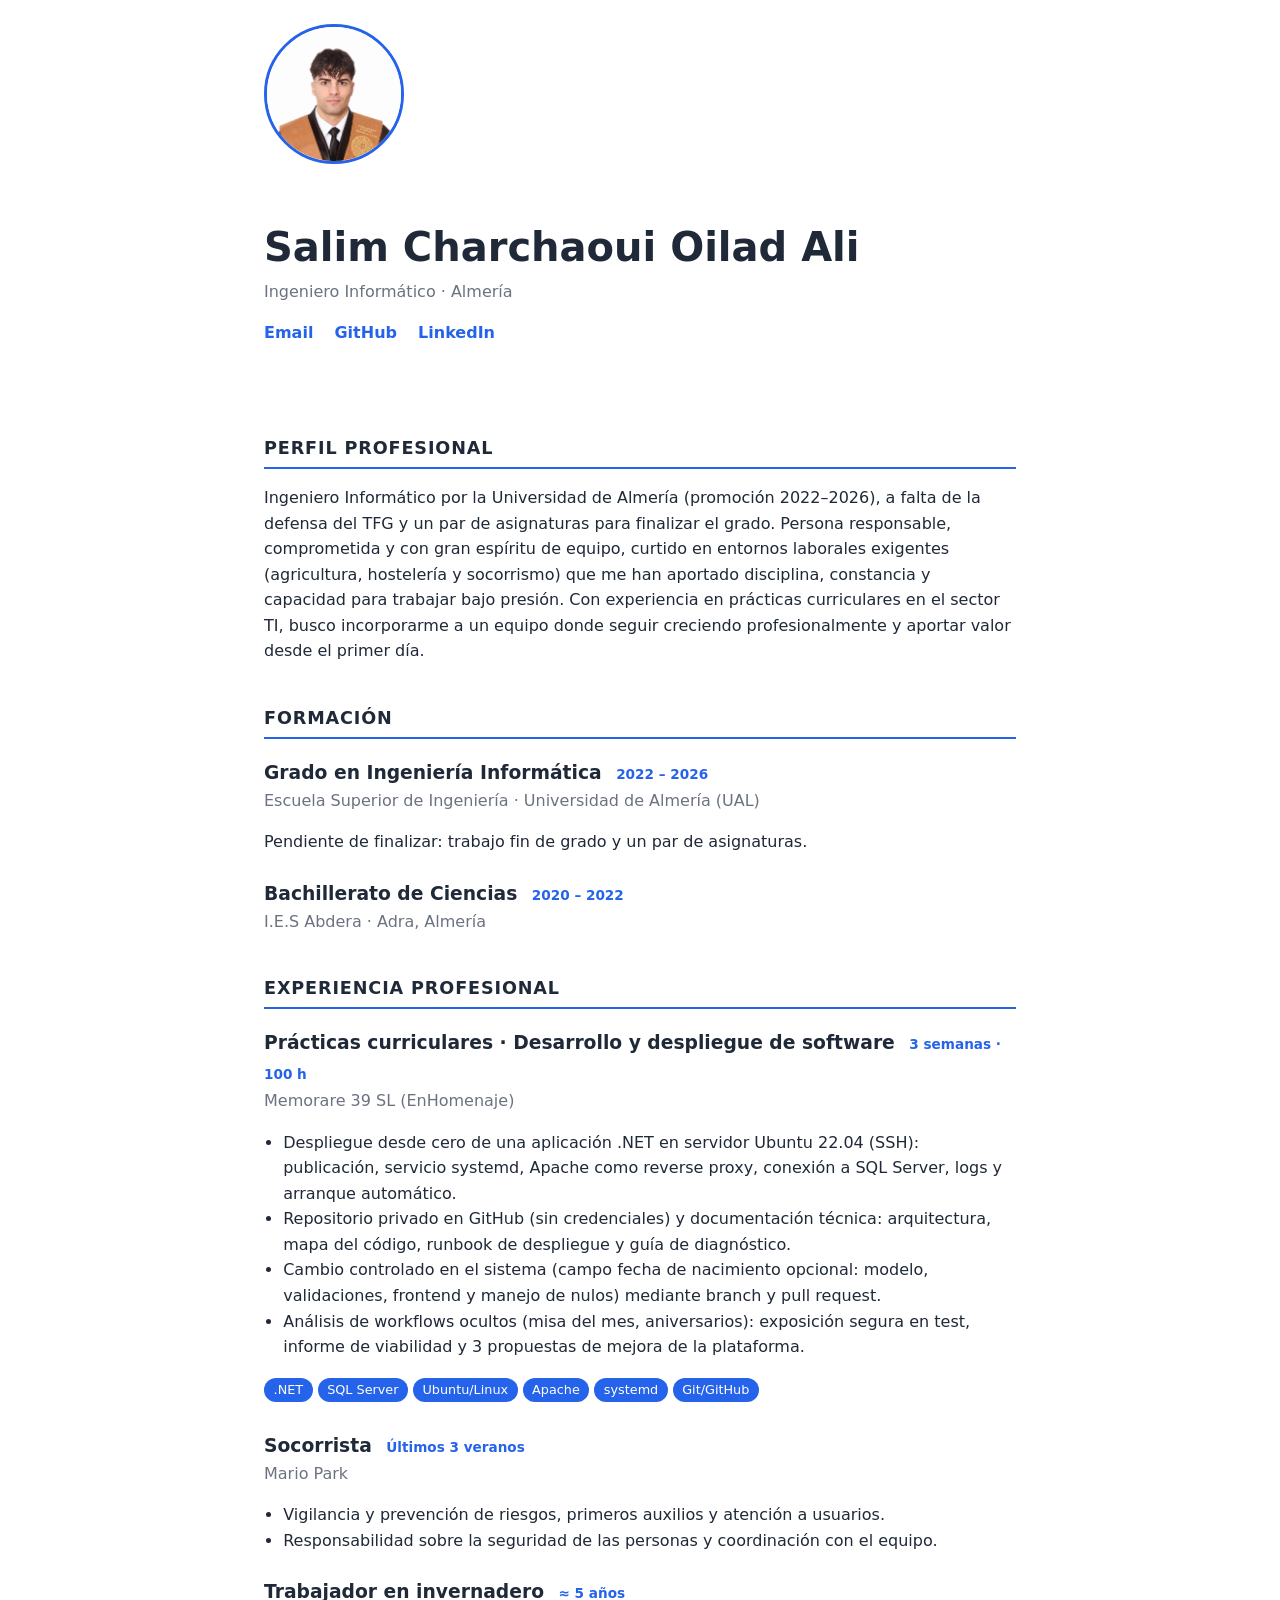
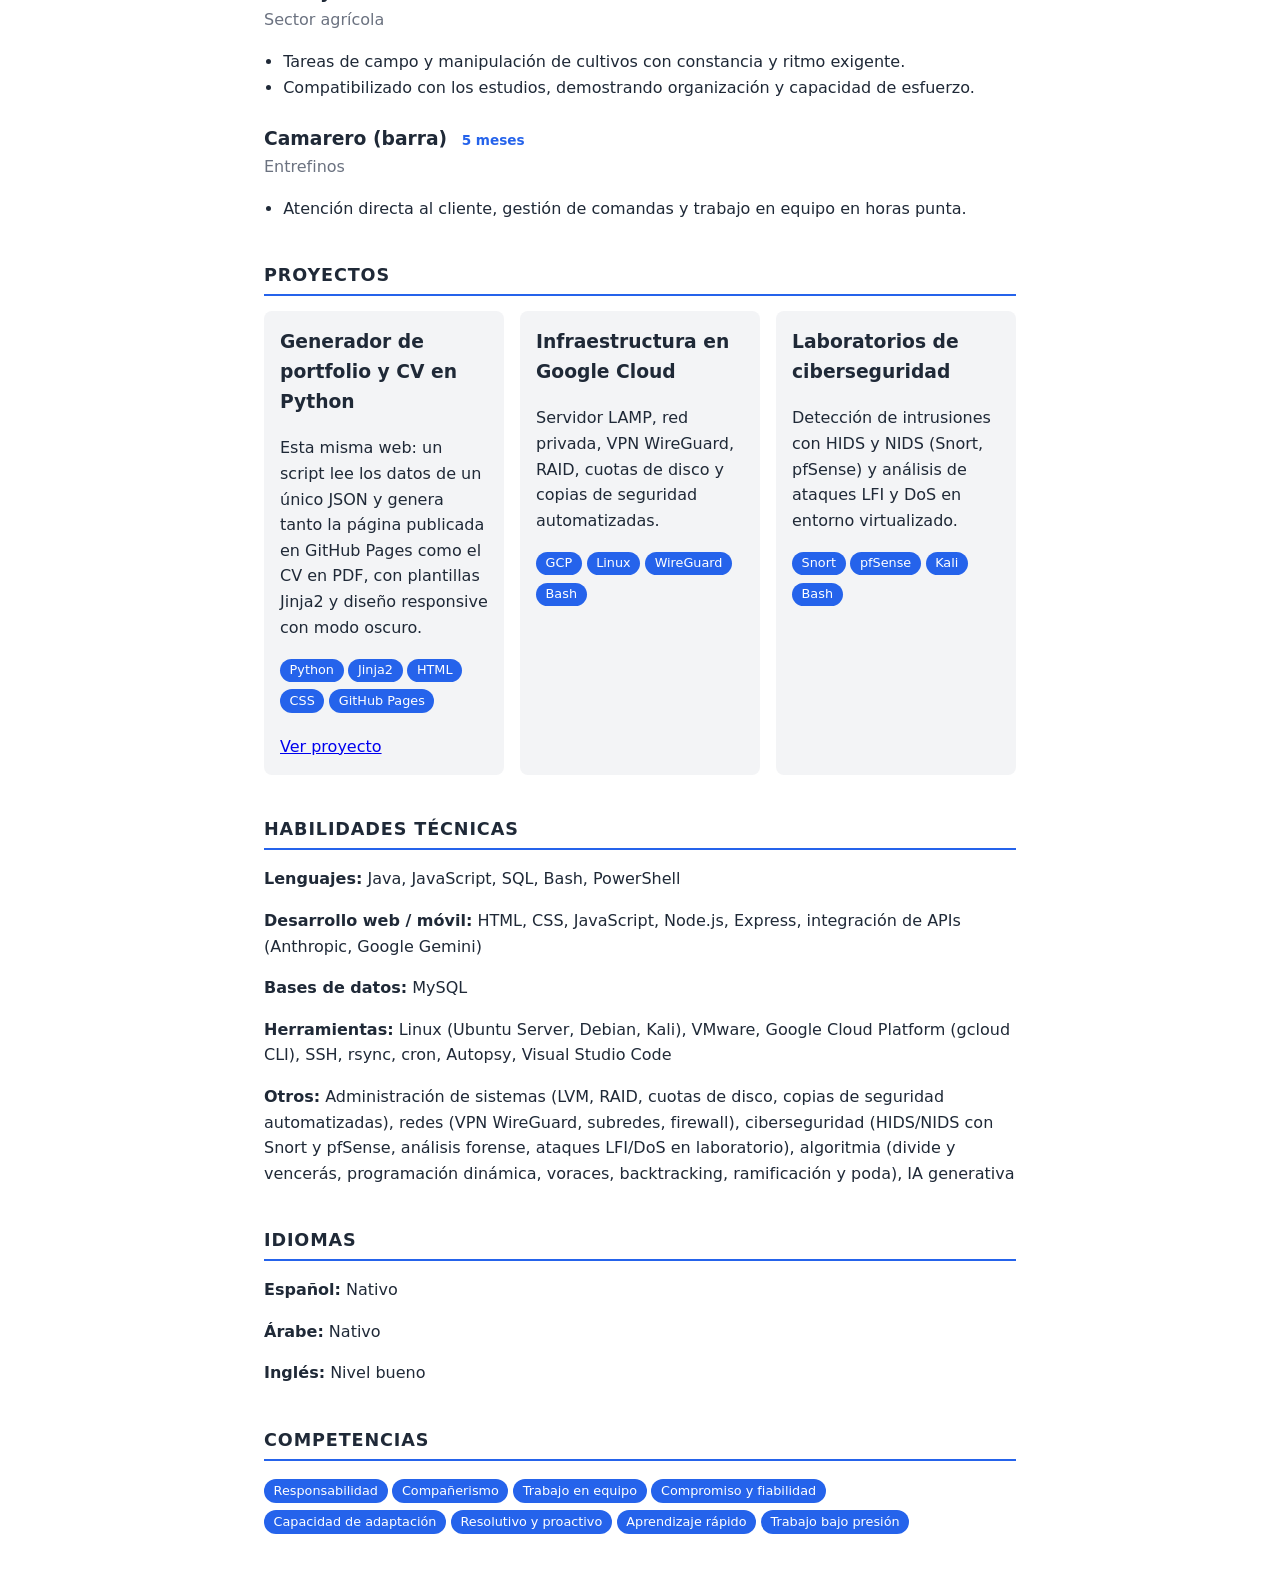
<file: index.html>
<!DOCTYPE html>
<html lang="es">
<head>
  <meta charset="UTF-8">
  <meta name="viewport" content="width=device-width, initial-scale=1">
  <meta name="description" content="Portfolio de Salim Charchaoui Oilad Ali, Ingeniero Informático">
  <title>Salim Charchaoui Oilad Ali | Portfolio</title>
  <link rel="stylesheet" href="style.css">
</head>
<body>
<header>
  
    <img class="foto" src="foto.jpg" alt="Foto de Salim Charchaoui Oilad Ali">
  
  <div>
    <h1>Salim Charchaoui Oilad Ali</h1>
    <p class="subtitulo">Ingeniero Informático · Almería</p>
    <nav>
      <a href="mailto:salimalmeria12@gmail.com">Email</a>
      <a href="https://github.com/ualsco569">GitHub</a>
      <a href="https://linkedin.com/in/salimcharchaoui">LinkedIn</a>
    </nav>
  </div>
</header>

  <main>
    <section>
      <h2>Perfil profesional</h2>
      <p>Ingeniero Informático por la Universidad de Almería (promoción 2022–2026), a falta de la defensa del TFG y un par de asignaturas para finalizar el grado. Persona responsable, comprometida y con gran espíritu de equipo, curtido en entornos laborales exigentes (agricultura, hostelería y socorrismo) que me han aportado disciplina, constancia y capacidad para trabajar bajo presión. Con experiencia en prácticas curriculares en el sector TI, busco incorporarme a un equipo donde seguir creciendo profesionalmente y aportar valor desde el primer día.</p>
    </section>

    <section>
      <h2>Formación</h2>
      
        <div class="item">
          <h3>Grado en Ingeniería Informática <span class="periodo">2022 – 2026</span></h3>
          <p class="meta">Escuela Superior de Ingeniería · Universidad de Almería (UAL)</p>
          <p>Pendiente de finalizar: trabajo fin de grado y un par de asignaturas.</p>
        </div>
      
        <div class="item">
          <h3>Bachillerato de Ciencias <span class="periodo">2020 – 2022</span></h3>
          <p class="meta">I.E.S Abdera · Adra, Almería</p>
          
        </div>
      
    </section>

    <section>
      <h2>Experiencia profesional</h2>
      
        <div class="item">
          <h3>Prácticas curriculares · Desarrollo y despliegue de software <span class="periodo">3 semanas · 100 h</span></h3>
          <p class="meta">Memorare 39 SL (EnHomenaje)</p>
          <ul>
            <li>Despliegue desde cero de una aplicación .NET en servidor Ubuntu 22.04 (SSH): publicación, servicio systemd, Apache como reverse proxy, conexión a SQL Server, logs y arranque automático.</li><li>Repositorio privado en GitHub (sin credenciales) y documentación técnica: arquitectura, mapa del código, runbook de despliegue y guía de diagnóstico.</li><li>Cambio controlado en el sistema (campo fecha de nacimiento opcional: modelo, validaciones, frontend y manejo de nulos) mediante branch y pull request.</li><li>Análisis de workflows ocultos (misa del mes, aniversarios): exposición segura en test, informe de viabilidad y 3 propuestas de mejora de la plataforma.</li>
          </ul>
          
            <p class="tags"><span>.NET</span><span>SQL Server</span><span>Ubuntu/Linux</span><span>Apache</span><span>systemd</span><span>Git/GitHub</span></p>
          
        </div>
      
        <div class="item">
          <h3>Socorrista <span class="periodo">Últimos 3 veranos</span></h3>
          <p class="meta">Mario Park</p>
          <ul>
            <li>Vigilancia y prevención de riesgos, primeros auxilios y atención a usuarios.</li><li>Responsabilidad sobre la seguridad de las personas y coordinación con el equipo.</li>
          </ul>
          
        </div>
      
        <div class="item">
          <h3>Trabajador en invernadero <span class="periodo">≈ 5 años</span></h3>
          <p class="meta">Sector agrícola</p>
          <ul>
            <li>Tareas de campo y manipulación de cultivos con constancia y ritmo exigente.</li><li>Compatibilizado con los estudios, demostrando organización y capacidad de esfuerzo.</li>
          </ul>
          
        </div>
      
        <div class="item">
          <h3>Camarero (barra) <span class="periodo">5 meses</span></h3>
          <p class="meta">Entrefinos</p>
          <ul>
            <li>Atención directa al cliente, gestión de comandas y trabajo en equipo en horas punta.</li>
          </ul>
          
        </div>
      
    </section>

    <section>
      <h2>Proyectos</h2>
      <div class="grid">
        
          <article class="tarjeta">
            <h3>Generador de portfolio y CV en Python</h3>
            <p>Esta misma web: un script lee los datos de un único JSON y genera tanto la página publicada en GitHub Pages como el CV en PDF, con plantillas Jinja2 y diseño responsive con modo oscuro.</p>
            <p class="tags"><span>Python</span><span>Jinja2</span><span>HTML</span><span>CSS</span><span>GitHub Pages</span></p>
            <a href="https://github.com/ualsco569/ualsco569.github.io">Ver proyecto</a>
          </article>
        
          <article class="tarjeta">
            <h3>Infraestructura en Google Cloud</h3>
            <p>Servidor LAMP, red privada, VPN WireGuard, RAID, cuotas de disco y copias de seguridad automatizadas.</p>
            <p class="tags"><span>GCP</span><span>Linux</span><span>WireGuard</span><span>Bash</span></p>
            
          </article>
        
          <article class="tarjeta">
            <h3>Laboratorios de ciberseguridad</h3>
            <p>Detección de intrusiones con HIDS y NIDS (Snort, pfSense) y análisis de ataques LFI y DoS en entorno virtualizado.</p>
            <p class="tags"><span>Snort</span><span>pfSense</span><span>Kali</span><span>Bash</span></p>
            
          </article>
        
      </div>
    </section>

    <section>
      <h2>Habilidades técnicas</h2>
      
        <p><strong>Lenguajes:</strong> Java, JavaScript, SQL, Bash, PowerShell</p>
      
        <p><strong>Desarrollo web / móvil:</strong> HTML, CSS, JavaScript, Node.js, Express, integración de APIs (Anthropic, Google Gemini)</p>
      
        <p><strong>Bases de datos:</strong> MySQL</p>
      
        <p><strong>Herramientas:</strong> Linux (Ubuntu Server, Debian, Kali), VMware, Google Cloud Platform (gcloud CLI), SSH, rsync, cron, Autopsy, Visual Studio Code</p>
      
        <p><strong>Otros:</strong> Administración de sistemas (LVM, RAID, cuotas de disco, copias de seguridad automatizadas), redes (VPN WireGuard, subredes, firewall), ciberseguridad (HIDS/NIDS con Snort y pfSense, análisis forense, ataques LFI/DoS en laboratorio), algoritmia (divide y vencerás, programación dinámica, voraces, backtracking, ramificación y poda), IA generativa</p>
      
    </section>

    <section>
      <h2>Idiomas</h2>
      
        <p><strong>Español:</strong> Nativo</p>
      
        <p><strong>Árabe:</strong> Nativo</p>
      
        <p><strong>Inglés:</strong> Nivel bueno</p>
      
    </section>

    <section>
      <h2>Competencias</h2>
      <p class="tags"><span>Responsabilidad</span><span>Compañerismo</span><span>Trabajo en equipo</span><span>Compromiso y fiabilidad</span><span>Capacidad de adaptación</span><span>Resolutivo y proactivo</span><span>Aprendizaje rápido</span><span>Trabajo bajo presión</span></p>
    </section>
  </main>
</body>
</html>
</file>
<file: style.css>
:root {
  --fondo: #ffffff;
  --texto: #1f2937;
  --suave: #6b7280;
  --acento: #2563eb;
  --tarjeta: #f3f4f6;
}

@media (prefers-color-scheme: dark) {
  :root {
    --fondo: #111827;
    --texto: #e5e7eb;
    --suave: #9ca3af;
    --acento: #60a5fa;
    --tarjeta: #1f2937;
  }
}

* { box-sizing: border-box; }

body {
  margin: 0;
  font-family: system-ui, sans-serif;
  line-height: 1.6;
  background: var(--fondo);
  color: var(--texto);
}

header, main {
  max-width: 800px;
  margin: 0 auto;
  padding: 1.5rem;
}

h1 { margin-bottom: 0; font-size: 2.5rem; }
.subtitulo { margin-top: 0; color: var(--suave); }

nav a {
  margin-right: 1rem;
  color: var(--acento);
  text-decoration: none;
  font-weight: 600;
}
nav a:hover { text-decoration: underline; }

h2 {
  margin-top: 2.5rem;
  padding-bottom: 0.3rem;
  border-bottom: 2px solid var(--acento);
  text-transform: uppercase;
  letter-spacing: 0.05em;
  font-size: 1.1rem;
}

.item h3 { margin-bottom: 0; }
.meta { margin-top: 0; color: var(--suave); }

.grid {
  display: grid;
  grid-template-columns: repeat(auto-fit, minmax(240px, 1fr));
  gap: 1rem;
}

.tarjeta {
  padding: 1rem;
  background: var(--tarjeta);
  border-radius: 8px;
}
.tarjeta h3 { margin-top: 0; }

.tags span {
  display: inline-block;
  margin: 0 0.3rem 0.3rem 0;
  padding: 0.1rem 0.6rem;
  background: var(--acento);
  color: #fff;
  border-radius: 999px;
  font-size: 0.8rem;
}
.periodo {
  margin-left: 0.5rem;
  color: var(--acento);
  font-size: 0.85rem;
  font-weight: 600;
}

.item ul { margin-top: 0.3rem; padding-left: 1.2rem; }
.item { margin-bottom: 1.5rem; }
header {
  display: flex;
  align-items: center;
  gap: 1.5rem;
  flex-wrap: wrap;
}

.foto {
  width: 140px;
  height: 140px;
  border-radius: 50%;
  object-fit: cover;
  border: 3px solid var(--acento);
}
</file>
